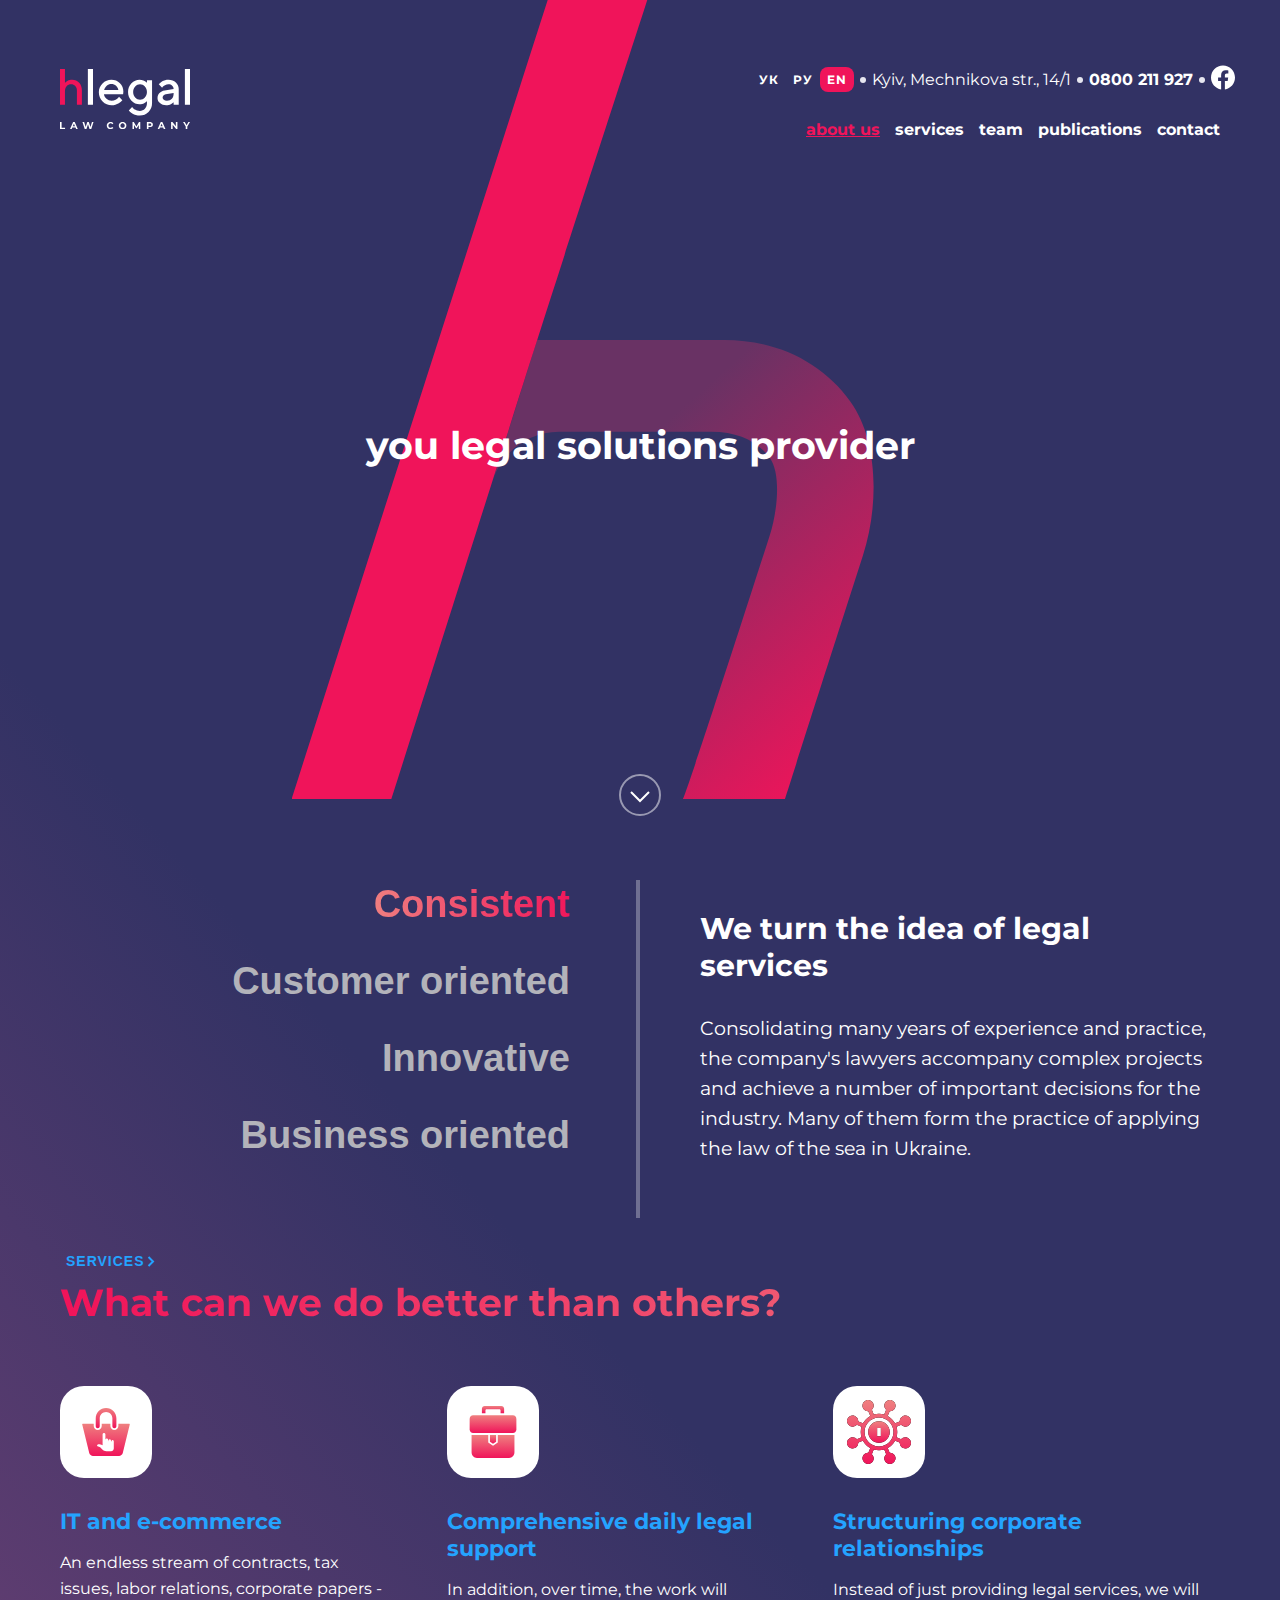
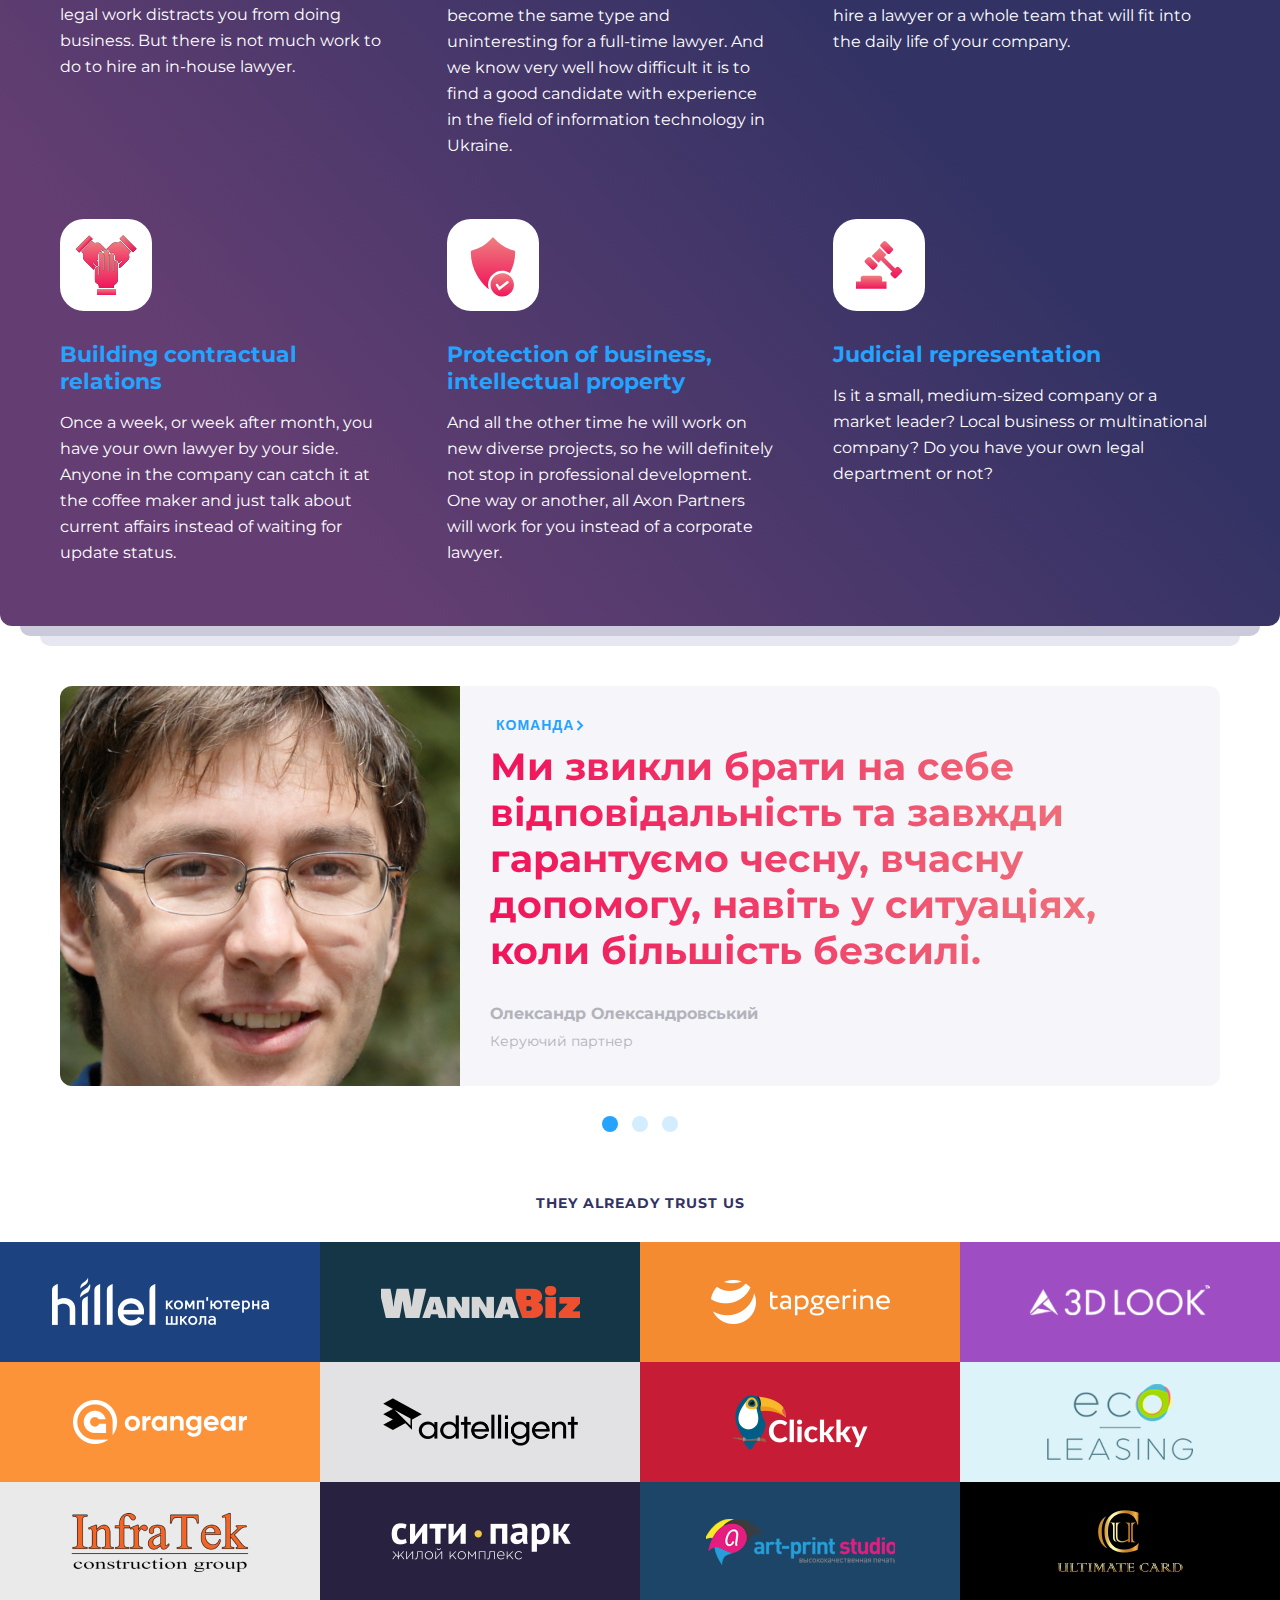
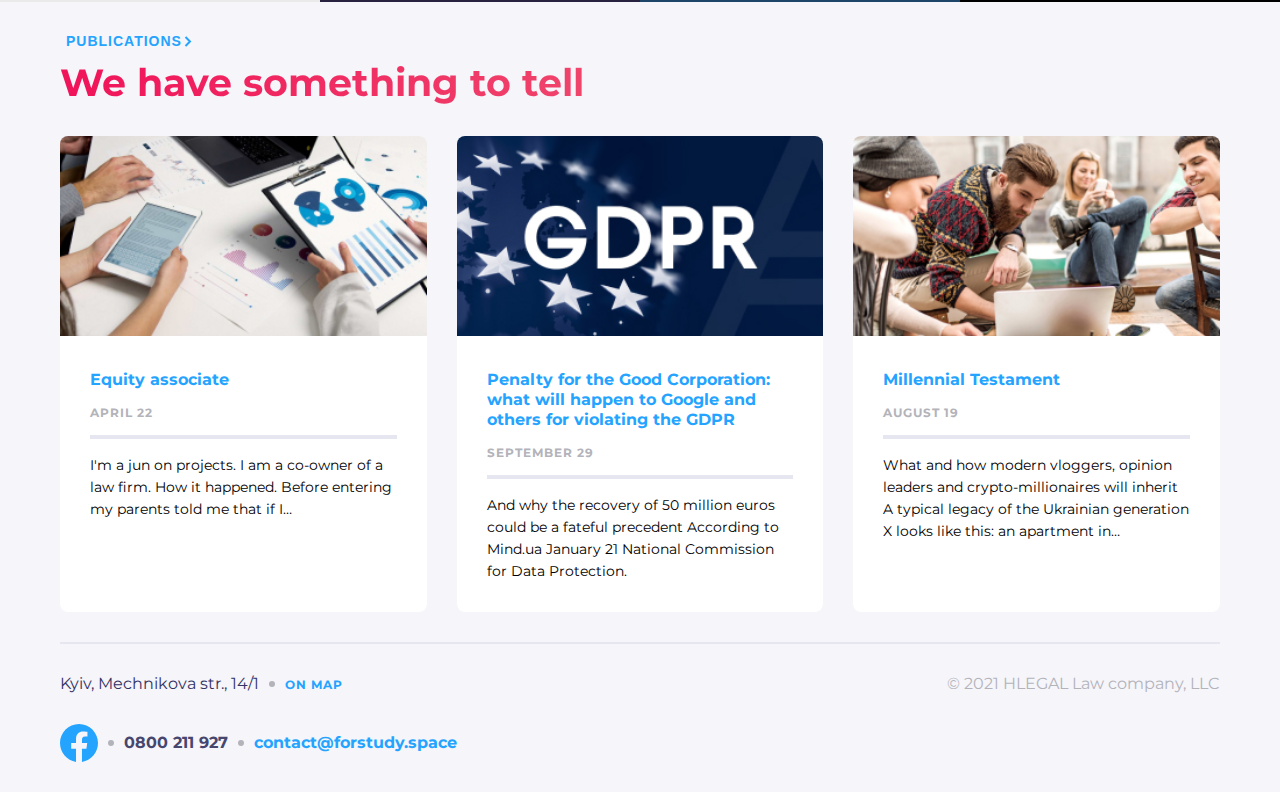
<file: app/index.html>
<!DOCTYPE html>
<html lang="en">
<head>
    <meta charset="UTF-8">
    <meta http-equiv="X-UA-Compatible" content="IE=edge">
    <meta name="viewport" content="width=device-width, initial-scale=1.0">
    <link rel="preload" href="fonts/montserrat-v25-latin_cyrillic-regular.woff2" as="font" type="font/woff2" crossorigin="anonymous">
    <link rel="preload" href="fonts/montserrat-v25-latin_cyrillic-700.woff2" as="font" type="font/woff2" crossorigin="anonymous">
    <link rel="stylesheet" href="css/style.css">
    <title>HLEGAL</title>
</head>
<body class="body">
    <div class="bg-wrap">
        <div class="container">
            <div class="header">
                <div class="header__header-top">
                    <ul class="header__lang">
                        <li><a href="#" class="header__lang-link">ук</a></li>
                        <li><a href="#" class="header__lang-link">ру</a></li>
                        <li><a href="#" class="header__lang-link header__lang-link-active">en</a></li>
                    </ul>
                    <div class="header__adress">Kyiv, Mechnikova str., 14/1</div>
                    <a href="tel:0800211927" class="header__phone-link">0800 211 927</a>
                    <div class="header__fb">
                        <a href="#" class="header__fb-link" aria-label="facebook link" >
                            <svg width="24" height="25" viewBox="0 0 24 25" fill="none" xmlns="http://www.w3.org/2000/svg">
                                <path class="header__fb-link-path" d="M24 12.5733C24 5.90541 18.6274 0.5 12 0.5C5.37258 0.5 0 5.90541 0 12.5733C0 18.5995 4.38823 23.5943 10.125 24.5V16.0633H7.07813V12.5733H10.125V9.91343C10.125 6.88755 11.9165 5.21615 14.6576 5.21615C15.9705 5.21615 17.3438 5.45195 17.3438 5.45195V8.42313H15.8306C14.3399 8.42313 13.875 9.35379 13.875 10.3086V12.5733H17.2031L16.6711 16.0633H13.875V24.5C19.6118 23.5943 24 18.5995 24 12.5733Z" fill="white"/>
                            </svg>
                        </a>
                    </div>
                </div>
                <div class="header__logo-box">
                    <img class="header__img" src="img/desktop-logo.svg" alt="logo" width="70" height="32">
                </div>
                <nav class="header__menu">
                    <button class="header__mobile-btn" aria-label="menu button" type="button"></button>
                    <ul class="header__menu-list">
                        <li class="header__menu-item"><a href="about.html" class="header__menu-link header__menu-link-active">about us</a></li>
                        <li class="header__menu-item"><a href="#" class="header__menu-link">services</a></li>
                        <li class="header__menu-item"><a href="#" class="header__menu-link">team</a></li>
                        <li class="header__menu-item"><a href="#" class="header__menu-link">publications</a></li>
                        <li class="header__menu-item"><a href="#" class="header__menu-link">contact</a></li>
                    </ul>
                </nav>
            </div>
            <section class="solutions">
                <h1 class="solutions__title">you legal solutions provider</h1>
                <a class="solutions__link" aria-label="down link" href="#down">
                    <svg width="42" height="42" viewBox="0 0 42 42" fill="none" xmlns="http://www.w3.org/2000/svg">
                        <g clip-path="url(#clip0_22728_12366)">
                            <circle class="solutions__btn-path" opacity="0.5" cx="21" cy="21" r="20" stroke="white" stroke-width="2"/>
                            <path class="solutions__btn-path" d="M12 18L21 27L30 18" stroke="white" stroke-width="2"/>
                        </g>
                        <defs>
                            <clipPath id="clip0_22728_12366">
                                <rect width="42" height="42" fill="white"/>
                            </clipPath>
                        </defs>
                        </svg>
                    </a>
            </section>
            <section class="preferences">
                <div class="preferences__wrap">
                    <ul class="preferences__nav">
                        <li class="preference__nav-item"><button class="preferences__btn preferences__btn-active" type="button">Consistent</button></li>
                        <li class="preference__nav-item"><button class="preferences__btn" type="button">Customer oriented</button></li>
                        <li class="preference__nav-item"><button class="preferences__btn" type="button">Innovative</button></li>
                        <li class="preference__nav-item"><button class="preferences__btn" type="button">Business oriented</button></li>
                    </ul>
                </div>
                <div class="preferences__desc">
                    <h2 class="preferences__desc-title">We turn 
                    the idea of legal services</h2>
                    <p class="preferences__desc-text">Consolidating many 
                    years of experience and practice, the company's 
                    lawyers accompany complex projects and achieve a 
                    number of important decisions for the industry. 
                    Many of them form the practice of applying 
                    the law of the sea in Ukraine.</p>
                </div>
            </section>
            <section class="services">
                <button id="down" class="section-btn">services</button>
                <h2 class="services__title">What can we do better than others?</h2>
                <div class="services__articles-wrap">
                    <article class="services__article">
                        <div class="services__article-icon-1"></div>
                        <h3 class="services__article-title">IT and e-commerce</h3>
                        <p class="services__article-text">An endless stream of
                        contracts, tax issues, labor relations, corporate 
                        papers - legal work distracts you from doing business. 
                        But there is not much work to do to hire an in-house lawyer.</p>
                    </article>
                    <article class="services__article">
                        <div class="services__article-icon-2"></div>
                        <h3 class="services__article-title">Comprehensive daily
                        legal support</h3>
                        <p class="services__article-text">In addition, over time, 
                        the work will become the same type and uninteresting 
                        for a full-time lawyer. And we know very well how 
                        difficult it is to find a good candidate with experience 
                        in the field of information technology in Ukraine.</p>
                    </article>
                    <article class="services__article">
                        <div class="services__article-icon-3"></div>
                        <h3 class="services__article-title">Structuring corporate relationships</h3>
                        <p class="services__article-text">Instead of just providing 
                        legal services, we will hire a lawyer or a whole team that
                        will fit into the daily life of your company.</p>
                    </article>
                    <article class="services__article">
                        <div class="services__article-icon-4"></div>
                        <h3 class="services__article-title">Building contractual relations</h3>
                        <p class="services__article-text">Once a week, or week after month, 
                        you have your own lawyer by your side. Anyone in the company can 
                        catch it at the coffee maker and just talk about current affairs 
                        instead of waiting for update status.</p>
                    </article>
                    <article class="services__article">
                        <div class="services__article-icon-5"></div>
                        <h3 class="services__article-title">Protection of business, 
                        intellectual property</h3>
                        <p class="services__article-text">And all the other time he
                        will work on new diverse projects, so he will definitely not 
                        stop in professional development. One way or another, 
                        all Axon Partners will work for you instead of a corporate lawyer.</p>
                    </article>
                    <article class="services__article">
                        <div class="services__article-icon-6"></div>
                        <h3 class="services__article-title">Judicial representation</h3>
                        <p class="services__article-text">Is it a small, medium-sized 
                        company or a market leader? Local business or multinational 
                        company? Do you have your own legal department or not?</p>
                    </article>
                </div>
            </section>
        </div>
    </div>
    <main>
        <section class="team">
            <div class="container">
                <h2 class="visually-hidden">team</h2>
                <div class="team__wrap">
                    <img class="team__photo" src="img/team-photo.jpg" alt="photo" >
                    <div class="team__desc">
                        <button class="section-btn">команда</button>
                        <p class="team__text">Ми звикли брати на себе 
                        відповідальність та завжди гарантуємо чесну, 
                        вчасну допомогу, навіть у ситуаціях, коли більшість 
                        безсилі.</p>
                        <div class="team__name">Олександр Олександровський</div>
                        <div class="team__position">Керуючий партнер</div>
                    </div>
                </div>
                <ul class="team__buttons-list">
                    <li class="team__button-item">
                        <button class="team__button team__button-active" type="button"></button>
                    </li>
                    <li class="team__button-item">
                        <button class="team__button" type="button"></button>
                    </li>
                    <li class="team__button-item">
                        <button class="team__button" type="button"></button>
                    </li>
                </ul>
            </div>
        </section>
        <section class="trust">
            <h2 class="trust__title">they already trust us</h2>
            <div class="trust__wrap">
                <div class="trust__hillel"></div>
                <div class="trust__wanna-biz"></div>
                <div class="trust__tapgerine"></div>
                <div class="trust__look"></div>
                <div class="trust__orangear"></div>
                <div class="trust__adtelligent"></div>
                <div class="trust__clikky"></div>
                <div class="trust__eco-leasing"></div>
                <div class="trust__infra-tek"></div>
                <div class="trust__city-park"></div>
                <div class="trust__art-print"></div>
                <div class="trust__ultimate-card"></div>
            </div>
        </section>
        <section class="publications">
            <div class="container">
                <div class="publications__line">
                    <button class="section-btn">publications</button>
                    <h2 class="publications__title">We have something to tell</h2>
                    <div class="publications__parent">
                        <div class="publications__wrap publications__wrap-top">
                            <article class="publications__article">
                                <img class="publications__img" src="img/publication-img-2.jpg" alt="image">
                                <div class="publications__article-desc">
                                    <h3 class="publications__article-title">Equity associate</h3>
                                    <div class="publications__date">April 22</div>
                                    <div class="publications__text">I'm a jun on projects. 
                                    I am a co-owner of a law firm. How it happened. 
                                    Before entering my parents told me that if I…</div>
                                </div>
                            </article>
                        </div>
                        <div class="publications__wrap publications__wrap-top">
                            <article class="publications__article">
                                <img class="publications__img" src="img/publications-img-1.jpg" alt="image">
                                <div class="publications__article-desc">
                                    <h3 class="publications__article-title">Penalty for the
                                    Good Corporation: what will happen to Google and others for 
                                    violating the GDPR</h3>
                                    <div class="publications__date">September 29</div>
                                    <div class="publications__text">And why the 
                                    recovery of 50 million euros could be a fateful 
                                    precedent According to Mind.ua January 21 
                                    National Commission for Data Protection.</div>
                                </div>
                            </article>
                        </div>
                        <div class="publications__wrap">
                            <article class="publications__article">
                                <img class="publications__img" src="img/publications-img-3.jpg" alt="image">
                                <div class="publications__article-desc">
                                    <h3 class="publications__article-title">Millennial Testament</h3>
                                    <div class="publications__date">August 19</div>
                                    <div class="publications__text">What and how modern vloggers,
                                    opinion leaders and crypto-millionaires will inherit A 
                                    typical legacy of the Ukrainian generation X looks like 
                                    this: an apartment in…</div>
                                </div>
                            </article>
                        </div>
                    </div>
                </div>
            </div>
        </section>
   </main>
   <footer class="footer">
        <div class="container footer__wrap">
            <div class="footer__adress-map-wrap">
                <div class="footer__adress">Kyiv, Mechnikova str., 14/1</div>
                <a href="#" class="footer__map-link">on map</a>
            </div>
            <div class="footer__fb-phone-mail-wrap">
                <a href="#" class="footer__fb-link" aria-label="facebook link">
                    <svg width="38" height="38" viewBox="0 0 38 38" fill="none" xmlns="http://www.w3.org/2000/svg">
                        <g clip-path="url(#clip0_22721_8205)">
                            <path class="footer__fb-link-path" d="M38 19.1161C38 8.55857 29.4934 0 19 0C8.50658 0 0 8.55857 0 19.1161C0 28.6575 6.94803 36.5659 16.0312 38V24.6419H11.207V19.1161H16.0312V14.9046C16.0312 10.1136 18.8678 7.46723 23.2078 7.46723C25.2866 7.46723 27.4609 7.84059 27.4609 7.84059V12.545H25.0651C22.7048 12.545 21.9688 14.0185 21.9688 15.5302V19.1161H27.2383L26.3959 24.6419H21.9688V38C31.052 36.5659 38 28.6575 38 19.1161Z" fill="#24A3FF"/>
                        </g>
                        <defs>
                            <clipPath id="clip0_22721_8205">
                            <rect width="38" height="38" fill="white"/>
                            </clipPath>
                        </defs>
                    </svg>
                </a>
                <a class="footer__phone" href="tel:0800211927">0800 211 927</a>
                <a href="mailto:contact@forstudy.space" class="footer__mail">contact@forstudy.space</a>
            </div>
            <div class="footer__text">© 2021 HLEGAL Law company, LLC</div>
        </div>
    </footer>
    <script src="js/sript.js"></script>
</body>
</html>
</file>
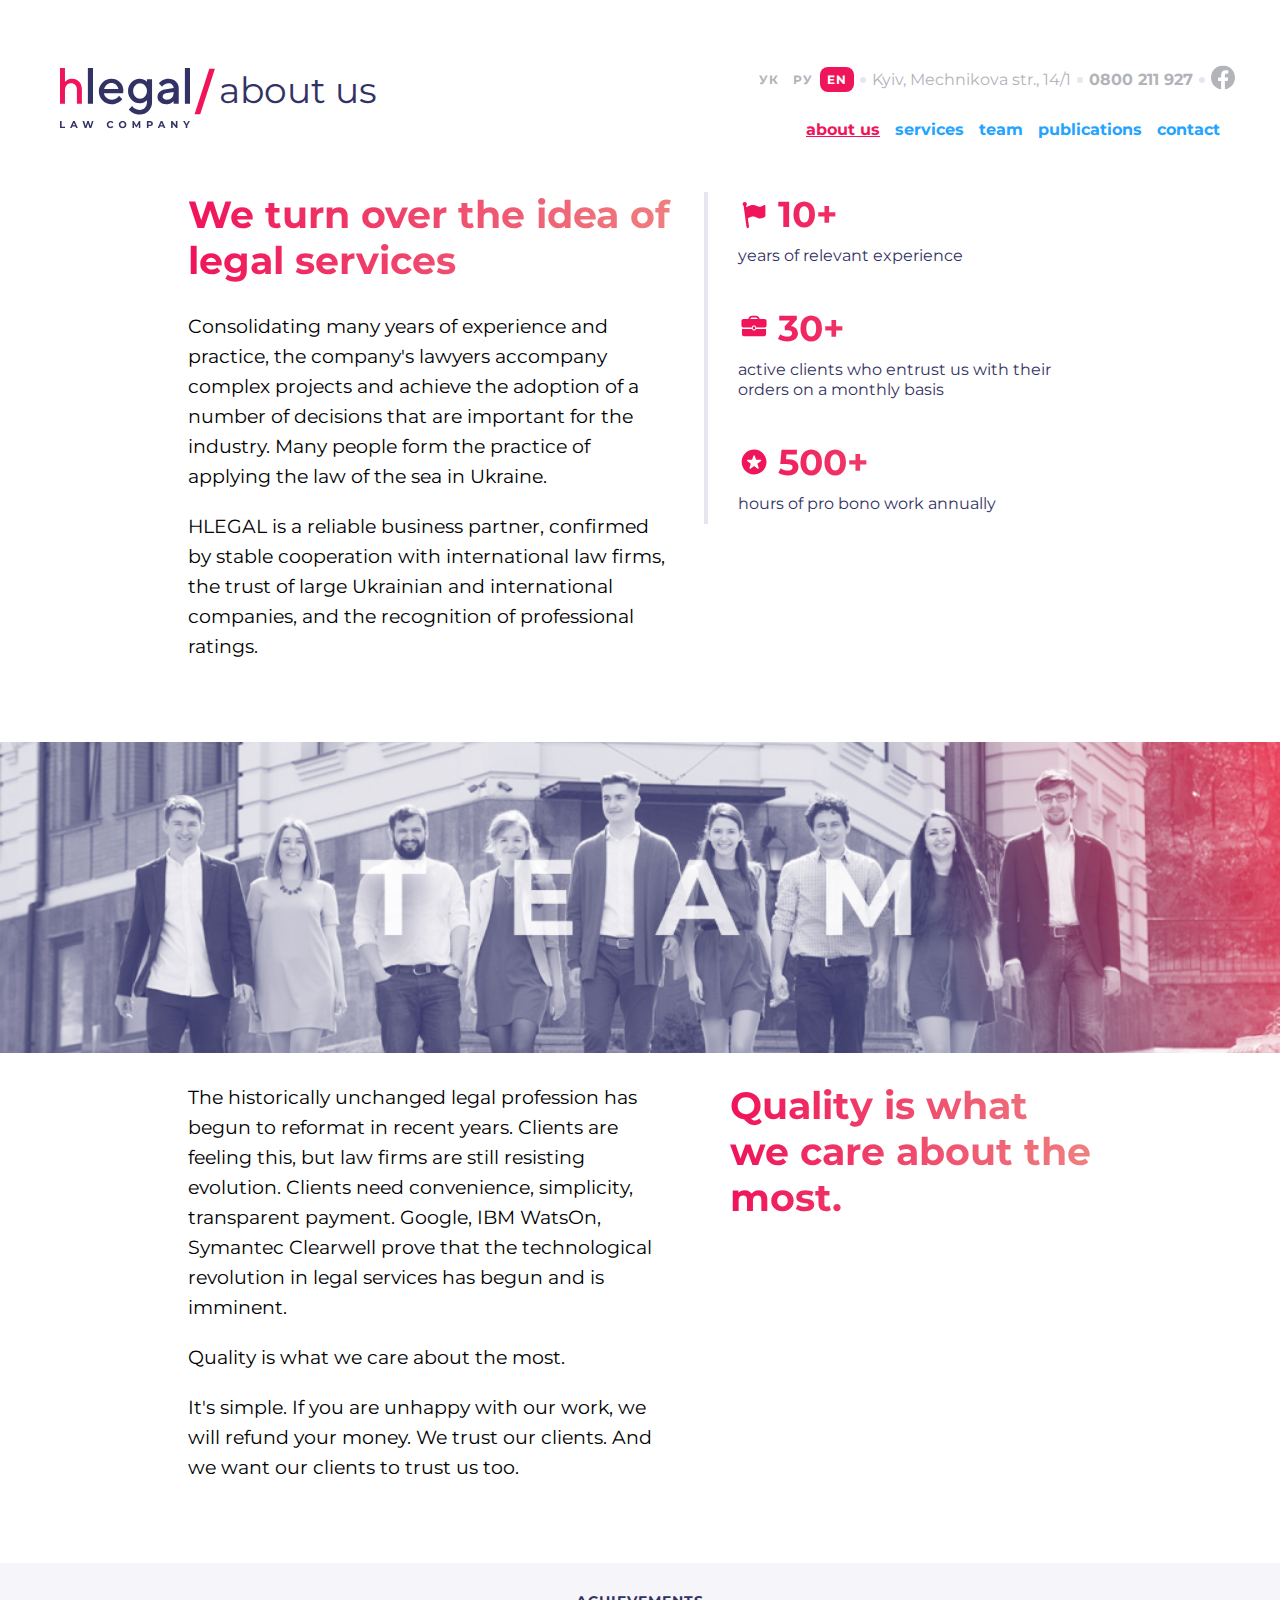
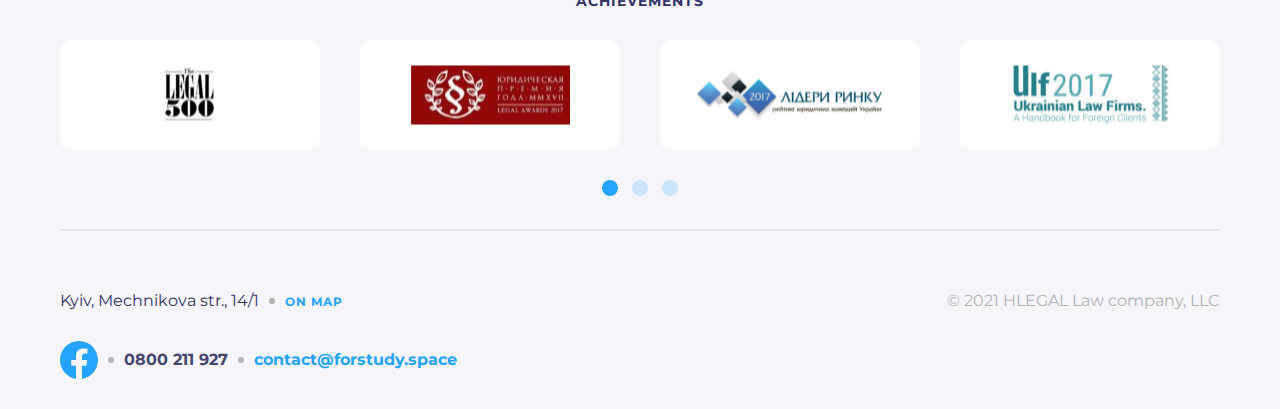
<file: app/about.html>
<!DOCTYPE html>
<html lang="en">
<head>
    <meta charset="UTF-8">
    <meta http-equiv="X-UA-Compatible" content="IE=edge">
    <meta name="viewport" content="width=device-width, initial-scale=1.0">
    <link rel="preload" href="fonts/montserrat-v25-latin_cyrillic-regular.woff2" as="font" type="font/woff2" crossorigin="anonymous">
    <link rel="preload" href="fonts/montserrat-v25-latin_cyrillic-700.woff2" as="font" type="font/woff2" crossorigin="anonymous">
    <link rel="stylesheet" href="css/style.css">
    <title>About us</title>
</head>
<body class="body">
    <div class="container">
        <header class="header">
            <div class="header__header-top header__header-top--color">
                <ul class="header__lang">
                    <li><a href="#" class="header__lang-link header__lang-link--color">ук</a></li>
                    <li><a href="#" class="header__lang-link header__lang-link--color">ру</a></li>
                    <li><a href="#" class="header__lang-link header__lang-link-active header__lang-link--color">en</a></li>
                </ul>
                <div class="header__adress header__adress--color">Kyiv, Mechnikova str., 14/1</div>
                <a href="tel:0800211927" class="header__phone-link header__phone-link--color">0800 211 927</a>
                <div class="header__fb">
                    <a href="#" class="header__fb-link" aria-label="facebook link">
                        <svg width="24" height="25" viewBox="0 0 24 25" fill="none" xmlns="http://www.w3.org/2000/svg">
                            <g clip-path="url(#clip0_22721_6715)">
                                <path class="header__fb-link-path" d="M24 12.5733C24 5.90541 18.6274 0.5 12 0.5C5.37258 0.5 0 5.90541 0 12.5733C0 18.5995 4.38823 23.5943 10.125 24.5V16.0633H7.07813V12.5733H10.125V9.91343C10.125 6.88755 11.9165 5.21615 14.6576 5.21615C15.9705 5.21615 17.3438 5.45195 17.3438 5.45195V8.42313H15.8306C14.3399 8.42313 13.875 9.35379 13.875 10.3086V12.5733H17.2031L16.6711 16.0633H13.875V24.5C19.6118 23.5943 24 18.5995 24 12.5733Z" fill="#B3B3BA"/>
                            </g>
                            <defs>
                                <clipPath id="clip0_22721_6715">
                                    <rect width="24" height="24" fill="white" transform="translate(0 0.5)"/>
                                </clipPath>
                            </defs>
                        </svg>
                    </a>
                </div>
            </div>
            <div class="header__logo-box">
                <img class="header__img" src="img/logo-header.svg" alt="logo" width="70" height="32">
                <p class="header__logo-bread">about us</p>
            </div>
            <nav class="header__menu">
                <button class="header__mobile-btn header__mobile-btn-active header__mobile-btn--color" aria-label="menu button" type="button"></button>
                <ul class="header__menu-list">
                    <li class="header__menu-item"><a href="about.html" class="header__menu-link header__menu-link-active">about us</a></li>
                    <li class="header__menu-item"><a href="#" class="header__menu-link header__menu-link--color">services</a></li>
                    <li class="header__menu-item"><a href="#" class="header__menu-link header__menu-link--color">team</a></li>
                    <li class="header__menu-item"><a href="#" class="header__menu-link header__menu-link--color">publications</a></li>
                    <li class="header__menu-item"><a href="#" class="header__menu-link header__menu-link--color">contact</a></li>
                </ul>
            </nav>
        </header>
    </div>
    <main>
        <div class="container">
            <section class="experience">
                <div class="experience__desc">
                    <h2 class="experience__desc-title">We turn over the 
                    idea of legal services</h2>
                    <p class="experience__desc-text">Consolidating many 
                    years of experience and practice, the company's 
                    lawyers accompany complex projects and achieve 
                    the adoption of a number of decisions that are 
                    important for the industry. Many people form the 
                    practice of applying the law of the sea in Ukraine.</p>
                    <p class="experience__desc-text">HLEGAL is a reliable 
                    business partner, confirmed by stable cooperation
                    with international law firms, the trust of large 
                    Ukrainian and international companies, and the 
                    recognition of professional ratings.</p>
                </div>
                <div class="experience__achieve">
                    <div class="experience__achieve-item">
                        <div class="experience__achieve-ammount experience__achieve-ammount-1">10+</div>
                        <div class="experience__achieve-text">years of relevant experience</div>
                    </div>
                    <div class="experience__achieve-item">
                        <div class="experience__achieve-ammount experience__achieve-ammount-2">30+</div>
                        <div class="experience__achieve-text">active clients who entrust us 
                        with their orders on a monthly basis</div>
                    </div>
                    <div class="experience__achieve-item">
                        <div class="experience__achieve-ammount experience__achieve-ammount-3">500+</div>
                        <div class="experience__achieve-text">hours of pro bono work annually</div>
                    </div>
                </div>
            </section>
        </div>
        <section class="team-photo">
            <h2 class="visually-hidden">team photo</h2>
        </section>
        <div class="container">
            <section class="quality">
                <div class="quality__desc">
                    <p class="quality__text">The historically
                    unchanged legal profession has begun to 
                    reformat in recent years. Clients are 
                    feeling this, but law firms are still 
                    resisting evolution. Clients need convenience, 
                    simplicity, transparent payment. Google, 
                    IBM WatsOn, Symantec Clearwell prove that the 
                    technological revolution in legal services has 
                    begun and is imminent.</p>
                    <p class="quality__text">Quality is what we care about the most.</p>
                    <p class="quality__text">It's simple. If you are unhappy 
                    with our work, we will refund your money. We trust 
                    our clients. And we want our clients to trust us too.</p>
                </div>
                <h2 class="quality__title">Quality is what we care 
                about the most.</h2>
            </section>
        </div>
        <section class="achievments">
            <div class="container">
                <h2 class="achievments__title">achievements</h2>
                <div class="achievments__parent">
                    <div class="achievments__wrap">
                        <div class="achievments__item-1"></div>
                    </div>
                    <div class="achievments__wrap">
                        <div class="achievments__item-2"></div>
                    </div>
                    <div class="achievments__wrap">
                        <div class="achievments__item-3"></div>
                    </div>
                    <div class="achievments__wrap">
                        <div class="achievments__item-4"></div>
                    </div>
                </div>
                <ul class="achievments__buttons-list">
                    <li class="achievments__button-item">
                        <button class="achievments__button achievments__button-active" type="button"></button>
                    </li>
                    <li class="achievments__button-item">
                        <button class="achievments__button" type="button"></button>
                    </li>
                    <li class="achievments__button-item">
                        <button class="achievments__button" type="button"></button>
                    </li>
                    <li class="achievments__button-item">
                        <button class="achievments__button achievments__button-hidden" type="button"></button>
                    </li>
                    <li class="achievments__button-item">
                        <button class="achievments__button achievments__button-hidden" type="button"></button>
                    </li>
                    <li class="achievments__button-item">
                        <button class="achievments__button achievments__button-hidden" type="button"></button>
                    </li>
                </ul>
            </div>
        </section>
    </main>
    <footer class="footer">
        <div class="container footer__wrap">
            <div class="footer__adress-map-wrap">
                <div class="footer__adress">Kyiv, Mechnikova str., 14/1</div>
                <a href="#" class="footer__map-link">on map</a>
            </div>
            <div class="footer__fb-phone-mail-wrap">
                <a href="#" class="footer__fb-link" aria-label="facebook link" >
                    <svg width="38" height="38" viewBox="0 0 38 38" fill="none" xmlns="http://www.w3.org/2000/svg">
                        <g clip-path="url(#clip0_22721_8205)">
                            <path class="footer__fb-link-path" d="M38 19.1161C38 8.55857 29.4934 0 19 0C8.50658 0 0 8.55857 0 19.1161C0 28.6575 6.94803 36.5659 16.0312 38V24.6419H11.207V19.1161H16.0312V14.9046C16.0312 10.1136 18.8678 7.46723 23.2078 7.46723C25.2866 7.46723 27.4609 7.84059 27.4609 7.84059V12.545H25.0651C22.7048 12.545 21.9688 14.0185 21.9688 15.5302V19.1161H27.2383L26.3959 24.6419H21.9688V38C31.052 36.5659 38 28.6575 38 19.1161Z" fill="#24A3FF"/>
                        </g>
                        <defs>
                            <clipPath id="clip0_22721_8205">
                            <rect width="38" height="38" fill="white"/>
                            </clipPath>
                        </defs>
                    </svg>
                </a>
                <a class="footer__phone" href="tel:0800211927">0800 211 927</a>
                <a href="mailto:contact@forstudy.space" class="footer__mail">contact@forstudy.space</a>
            </div>
            <div class="footer__text">© 2021 HLEGAL Law company, LLC</div>
        </div>
    </footer>
    <script src="js/sript.js"></script>
</body>
</html>
</file>
<file: app/css/style.css>
/* montserrat-regular - latin_cyrillic */
@font-face {
  font-family: 'Montserrat';
  font-style: normal;
  font-weight: 400;
  src: url("../fonts/montserrat-v25-latin_cyrillic-regular.woff2") format("woff2"), url("../fonts/montserrat-v25-latin_cyrillic-regular.woff") format("woff");
}

@font-face {
  font-family: 'Montserrat';
  font-style: normal;
  font-weight: 700;
  src: url("../fonts/montserrat-v25-latin_cyrillic-700.woff2") format("woff2"), url("../fonts/montserrat-v25-latin_cyrillic-700.woff") format("woff");
}

* {
  margin: 0px;
  -webkit-box-sizing: border-box;
          box-sizing: border-box;
}

.body {
  min-width: 375px;
  font-family: "Montserrat", "Arial", sans-serif;
  font-weight: 400;
  font-style: normal;
}

.stop-scroll {
  overflow: hidden;
  width: 100%;
}

.container {
  max-width: 1350px;
  min-width: 375px;
  margin: 0 auto;
  padding: 0 30px;
}

.visually-hidden {
  position: absolute;
  width: 1px;
  height: 1px;
  margin: -1px;
  border: 0;
  padding: 0;
  clip: rect(0 0 0 0);
  overflow: hidden;
}

.image-responsive {
  width: 100%;
  height: auto;
}

@media (min-width: 768px) {
  .container {
    max-width: 1440px;
    padding: 0 60px;
  }
}

.bg-wrap {
  background: url(../img/background-img.svg) no-repeat center top, linear-gradient(228.57deg, #323264 11.93%, #323264 57.17%, #643E72 87.46%);
  background-size: 523px 600px, auto;
  border-radius: 0px 0px 12px 12px;
  position: relative;
}

.bg-wrap::after {
  content: "";
  background-color: #CACADB;
  height: 10px;
  position: absolute;
  bottom: -10px;
  left: 20px;
  right: 20px;
  border-radius: 0px 0px 12px 12px;
}

.bg-wrap::before {
  content: "";
  background-color: #E7E7F2;
  height: 10px;
  position: absolute;
  bottom: -20px;
  left: 40px;
  right: 40px;
  border-radius: 0px 0px 12px 12px;
}

@media (min-width: 768px) {
  .bg-wrap {
    background-size: 893px 1024px, auto;
  }
}

@media (min-width: 992px) {
  .bg-wrap {
    background-size: 697px 799px, auto;
  }
}

.header {
  display: grid;
  grid-template-columns: 1fr -webkit-min-content;
  grid-template-columns: 1fr min-content;
  grid-template-rows: -webkit-min-content -webkit-min-content;
  grid-template-rows: min-content min-content;
  position: relative;
}

.header__header-top {
  display: -webkit-box;
  display: -ms-flexbox;
  display: flex;
  -webkit-box-pack: justify;
      -ms-flex-pack: justify;
          justify-content: space-between;
  -webkit-box-align: center;
      -ms-flex-align: center;
          align-items: center;
  grid-column: span 2;
  padding-top: 10px;
  background-color: rgba(245, 245, 250, 0.2);
  margin: 0 -30px;
  padding: 15px;
}

.header__header-top--color {
  background-color: #F5F5FA;
}

.header__lang {
  display: -webkit-box;
  display: -ms-flexbox;
  display: flex;
  padding: 0;
  list-style: none;
}

.header__lang-link {
  font-weight: 700;
  font-size: 12px;
  line-height: 15px;
  letter-spacing: 1px;
  color: #FFFFFF;
  text-decoration: none;
  text-transform: uppercase;
  padding: 5px 7px;
  border-radius: 8px;
  display: -webkit-box;
  display: -ms-flexbox;
  display: flex;
  -webkit-transition-duration: 300ms;
          transition-duration: 300ms;
}

.header__lang-link:hover {
  background-color: rgba(255, 255, 255, 0.5);
}

.header__lang-link--color {
  color: #B3B3BA;
  -webkit-transition-duration: 300ms;
          transition-duration: 300ms;
}

.header__lang-link--color:hover {
  background-color: #F5F5FA;
}

.header__lang-link-active {
  background-color: #F0145A;
  color: #FFFFFF;
}

.header__adress {
  display: -webkit-box;
  display: -ms-flexbox;
  display: flex;
  -webkit-box-align: center;
      -ms-flex-align: center;
          align-items: center;
  font-size: 16px;
  line-height: 20px;
  color: #FFFFFF;
}

.header__adress--color {
  color: #B3B3BA;
}

.header__adress::before {
  content: "";
  width: 6px;
  height: 6px;
  border-radius: 50%;
  background-color: #E6E6F0;
  margin-right: 6px;
  margin-left: 6px;
}

.header__adress::after {
  content: "";
  width: 6px;
  height: 6px;
  border-radius: 50%;
  background-color: #E6E6F0;
  margin-right: 6px;
  margin-left: 6px;
}

.header__phone-link {
  font-weight: 700;
  font-size: 16px;
  line-height: 20px;
  color: #FFFFFF;
  text-decoration: none;
  display: -webkit-inline-box;
  display: -ms-inline-flexbox;
  display: inline-flex;
  -webkit-transition-duration: 300ms;
          transition-duration: 300ms;
}

.header__phone-link:hover {
  opacity: 0.5;
}

.header__phone-link--color {
  color: #B3B3BA;
}

.header__fb {
  display: -webkit-box;
  display: -ms-flexbox;
  display: flex;
  -webkit-box-align: center;
      -ms-flex-align: center;
          align-items: center;
}

.header__fb::before {
  content: "";
  width: 6px;
  height: 6px;
  border-radius: 50%;
  background-color: #E6E6F0;
  margin-right: 6px;
  margin-left: 6px;
}

.header__fb-link-path {
  -webkit-transition-duration: 300ms;
          transition-duration: 300ms;
}

.header__fb-link:hover .header__fb-link-path {
  fill: #F0145A;
}

.header__adress, .header__fb {
  display: none;
}

.header__menu-list {
  position: absolute;
  left: -30px;
  top: auto;
  width: 375px;
  background-color: #ffffff;
  list-style: none;
  padding: 12px 12px 0;
  -webkit-transform: translateX(-106%);
          transform: translateX(-106%);
  -webkit-transition: -webkit-transform 0.3s ease-in-out;
  transition: -webkit-transform 0.3s ease-in-out;
  transition: transform 0.3s ease-in-out;
  transition: transform 0.3s ease-in-out, -webkit-transform 0.3s ease-in-out;
}

.header__menu-list-show {
  -webkit-transform: translateX(0);
          transform: translateX(0);
}

.header__menu-item {
  margin-bottom: 15px;
}

.header__menu-link {
  color: #24A3FF;
  font-weight: 700;
  font-size: 24px;
  line-height: 29px;
  text-align: center;
  text-decoration: none;
  background-color: #F5F5FA;
  border-radius: 12px;
  display: block;
  padding: 7px 0;
  -webkit-transition-duration: 300ms;
          transition-duration: 300ms;
}

.header__menu-link--color {
  color: #24A3FF;
}

.header__menu-link:active {
  background-color: #E6E6F0;
}

.header__menu-link-active {
  color: #F0145A;
}

.header__logo-box {
  margin-top: 15px;
  display: -webkit-box;
  display: -ms-flexbox;
  display: flex;
}

.header__logo-bread {
  font-size: 20px;
  line-height: 24px;
  color: #323264;
  display: -webkit-inline-box;
  display: -ms-inline-flexbox;
  display: inline-flex;
}

.header__logo-bread::before {
  content: "";
  background-image: url("../img/slash.svg");
  width: 12px;
  height: 26px;
  margin-right: 4px;
  margin-left: 4px;
}

.header__mobile-btn {
  cursor: pointer;
  background-image: url("../img/hamburger.svg");
  width: 32px;
  height: 32px;
  background-color: transparent;
  border: none;
  margin-top: 15px;
}

.header__mobile-btn:active {
  background-color: #E6E6F0;
  border-radius: 8px;
}

.header__mobile-btn--color {
  background-image: url("../img/hamburger-header.svg");
}

.header__close-btn {
  cursor: pointer;
  background-image: url("../img/btn-close.svg");
  width: 32px;
  height: 32px;
  background-color: transparent;
  border: none;
}

@media (min-width: 768px) {
  .header {
    grid-template-columns: 1fr;
    grid-template-rows: repeat(3, -webkit-min-content);
    grid-template-rows: repeat(3, min-content);
    padding-top: 50px;
  }
  .header__header-top {
    grid-column: 1;
    -webkit-box-pack: start;
        -ms-flex-pack: start;
            justify-content: flex-start;
    background-color: transparent;
    padding-bottom: 46px;
  }
  .header__logo-box {
    padding-bottom: 30px;
  }
  .header__logo-bread {
    font-size: 36px;
    line-height: 44px;
    color: #323264;
  }
  .header__logo-bread::before {
    content: "";
    width: 21px;
    height: 47px;
    background-size: 21px 47px;
  }
  .header__img {
    width: 130px;
    height: auto;
  }
  .header__adress, .header__fb {
    display: -webkit-box;
    display: -ms-flexbox;
    display: flex;
  }
  .header .header__mobile-btn,
  .header .header__close-btn {
    display: none;
  }
  .header__menu-list {
    background-color: transparent;
    display: -webkit-box;
    display: -ms-flexbox;
    display: flex;
    padding: 0;
    list-style: none;
    position: static;
    width: auto;
    -webkit-transform: none;
            transform: none;
  }
  .header__menu-link {
    color: #ffffff;
    background-color: transparent;
    font-size: 16px;
    line-height: 20px;
    margin-left: 0;
    margin-right: 15px;
    -webkit-transition-duration: 300ms;
            transition-duration: 300ms;
  }
  .header__menu-link--color {
    color: #24A3FF;
  }
  .header__menu-link:hover {
    text-decoration: underline;
  }
  .header__menu-link-active {
    color: #F0145A;
    text-decoration: underline;
  }
}

@media (min-width: 992px) {
  .header {
    grid-template-columns: 1fr 500px;
    grid-template-rows: repeat(2, -webkit-min-content);
    grid-template-rows: repeat(2, min-content);
  }
  .header__header-top {
    grid-column: 2 / 3;
    -webkit-box-pack: end;
        -ms-flex-pack: end;
            justify-content: flex-end;
    padding-bottom: 19px;
  }
  .header__logo-box {
    grid-row: 1 / -1;
    align-self: center;
  }
  .header__menu {
    justify-self: end;
  }
  .header__menu-link {
    margin-left: 15px;
    margin-right: 0;
  }
}

.solutions {
  padding-top: 129px;
  padding-bottom: 30px;
  display: -webkit-box;
  display: -ms-flexbox;
  display: flex;
  -webkit-box-orient: vertical;
  -webkit-box-direction: normal;
      -ms-flex-direction: column;
          flex-direction: column;
  -webkit-box-align: center;
      -ms-flex-align: center;
          align-items: center;
}

.solutions__title {
  font-weight: 700;
  font-size: 38px;
  line-height: 46px;
  text-align: center;
  color: #FFFFFF;
  padding-bottom: 159px;
}

.solutions__link {
  background-color: transparent;
  border: none;
  cursor: pointer;
}

.solutions__btn-path {
  -webkit-transition-duration: 300ms;
          transition-duration: 300ms;
}

.solutions__link:hover .solutions__btn-path {
  stroke: #F0145A;
}

@media (min-width: 768px) {
  .solutions {
    padding-top: 269px;
  }
  .solutions__title {
    padding-bottom: 417px;
  }
}

@media (min-width: 992px) {
  .solutions {
    padding-top: 261px;
  }
  .solutions__title {
    padding-bottom: 305px;
  }
}

.preferences {
  padding-top: 30px;
  padding-bottom: 34px;
}

.preferences__wrap {
  width: 100%;
  padding-bottom: 30px;
}

.preferences__nav {
  list-style: none;
  padding: 0;
  display: -webkit-box;
  display: -ms-flexbox;
  display: flex;
  overflow: auto;
}

.preferences__nav::-webkit-scrollbar {
  width: 0;
}

.preferences__btn {
  white-space: nowrap;
  background-color: transparent;
  border: none;
  font-weight: 700;
  font-size: 30px;
  line-height: 37px;
  color: #B3B3BA;
}

.preferences__btn-active {
  background: linear-gradient(90.13deg, #EF8080 0.84%, #F0145A 99.96%);
  -webkit-background-clip: text;
  -webkit-text-fill-color: transparent;
  background-clip: text;
}

.preferences__desc {
  width: 100%;
  border-top: 4px solid rgba(255, 255, 255, 0.3);
}

.preferences__desc-title {
  padding-top: 30px;
  padding-bottom: 30px;
  font-weight: 700;
  font-size: 20px;
  line-height: 24px;
  color: #FFFFFF;
}

.preferences__desc-text {
  font-size: 19px;
  line-height: 30px;
  color: #FFFFFF;
}

@media (min-width: 768px) {
  .preferences__wrap {
    width: 768px;
  }
  .preferences__btn {
    font-size: 38px;
    line-height: 46px;
  }
  .preferences__desc-title {
    font-size: 30px;
    line-height: 37px;
  }
}

@media (min-width: 992px) {
  .preferences {
    display: -webkit-box;
    display: -ms-flexbox;
    display: flex;
  }
  .preferences__wrap {
    width: 50%;
    border-right: 4px solid rgba(255, 255, 255, 0.3);
  }
  .preferences__nav {
    padding-right: 60px;
    -webkit-box-orient: vertical;
    -webkit-box-direction: normal;
        -ms-flex-direction: column;
            flex-direction: column;
    -webkit-box-align: end;
        -ms-flex-align: end;
            align-items: end;
  }
  .preferences__btn {
    padding-bottom: 30px;
  }
  .preferences__desc {
    width: 50%;
    border-top: none;
    padding-left: 60px;
  }
  .preferences__desc-title {
    padding-top: 30px;
  }
}

.section-btn {
  font-weight: 700;
  font-size: 14px;
  line-height: 17px;
  letter-spacing: 1px;
  text-transform: uppercase;
  color: #24A3FF;
  border: none;
  background-color: transparent;
  display: -webkit-box;
  display: -ms-flexbox;
  display: flex;
  -webkit-box-align: center;
      -ms-flex-align: center;
          align-items: center;
  cursor: pointer;
  padding-bottom: 10px;
  -webkit-transition-duration: 300ms;
          transition-duration: 300ms;
}

.section-btn::after {
  content: url("../img/arrow.svg");
  width: 12px;
  height: 13px;
}

.section-btn:hover {
  opacity: 0.5;
}

.services {
  padding-bottom: 0px;
}

.services__title {
  font-weight: 700;
  font-size: 38px;
  line-height: 46px;
  background: linear-gradient(90.13deg, #F0145A 0.84%, #EF8080 99.96%);
  -webkit-background-clip: text;
  -webkit-text-fill-color: transparent;
  background-clip: text;
  padding-bottom: 30px;
}

.services__article {
  width: 100%;
  padding-bottom: 30px;
}

.services__article-icon-1 {
  background: url("../img/services-icon-1.svg") no-repeat left top;
  background-size: 92px 92px;
  width: 92px;
  height: 92px;
}

.services__article-icon-2 {
  background: url("../img/services-icon-2.svg") no-repeat left top;
  background-size: 92px 92px;
  width: 92px;
  height: 92px;
}

.services__article-icon-3 {
  background: url("../img/services-icon-3.svg") no-repeat left top;
  background-size: 92px 92px;
  width: 92px;
  height: 92px;
}

.services__article-icon-4 {
  background: url("../img/services-icon-4.svg") no-repeat left top;
  background-size: 92px 92px;
  width: 92px;
  height: 92px;
}

.services__article-icon-5 {
  background: url("../img/services-icon-5.svg") no-repeat left top;
  background-size: 92px 92px;
  width: 92px;
  height: 92px;
}

.services__article-icon-6 {
  background: url("../img/services-icon-6.svg") no-repeat left top;
  background-size: 92px 92px;
  width: 92px;
  height: 92px;
}

.services__article-title {
  font-weight: 700;
  font-size: 22px;
  line-height: 27px;
  color: #24A3FF;
  padding-top: 30px;
  padding-bottom: 15px;
}

.services__article-text {
  font-size: 16px;
  line-height: 26px;
  color: #FFFFFF;
}

@media (min-width: 768px) {
  .services__title {
    padding-bottom: 60px;
  }
  .services__articles-wrap {
    display: -webkit-box;
    display: -ms-flexbox;
    display: flex;
    -ms-flex-wrap: wrap;
        flex-wrap: wrap;
  }
  .services__article {
    width: 50%;
    height: auto;
    padding-right: 60px;
    padding-bottom: 60px;
  }
  .services__article__article:nth-child(even) {
    margin-right: 0;
  }
}

@media (min-width: 992px) {
  .services__article {
    width: 33.333%;
  }
  .services__article:nth-child(3n+3) {
    padding-right: 0;
  }
}

.team {
  padding-top: 60px;
  padding-bottom: 60px;
}

.team__wrap {
  background-color: #F5F5FA;
  border-bottom-left-radius: 12px;
  border-bottom-right-radius: 12px;
}

.team__img {
  height: 100%;
}

.team__photo {
  height: 500px;
  width: 100%;
  -o-object-fit: cover;
     object-fit: cover;
  border-radius: 12px 12px 0 0;
}

.team__desc {
  padding: 30px;
  background-color: #F5F5FA;
  border-bottom-left-radius: 12px;
  border-bottom-right-radius: 12px;
}

.team__text {
  font-weight: 700;
  font-size: 30px;
  line-height: 37px;
  background: linear-gradient(90.13deg, #F0145A 0.84%, #EF8080 99.96%);
  -webkit-background-clip: text;
  -webkit-text-fill-color: transparent;
  background-clip: text;
  padding-bottom: 30px;
}

.team__name {
  font-weight: 700;
  font-size: 16px;
  line-height: 20px;
  color: #B3B3BA;
  padding-bottom: 6px;
}

.team__position {
  font-size: 14px;
  line-height: 22px;
  color: #B3B3BA;
}

.team__buttons-list {
  padding: 0;
  list-style: none;
  display: -webkit-box;
  display: -ms-flexbox;
  display: flex;
  -webkit-box-pack: center;
      -ms-flex-pack: center;
          justify-content: center;
  padding-top: 30px;
}

.team__button {
  cursor: pointer;
  width: 16px;
  height: 16px;
  border: none;
  border-radius: 50%;
  background-color: #24A3FF;
  opacity: 0.2;
  margin-right: 7px;
  margin-left: 7px;
  -webkit-transition-duration: 300ms;
          transition-duration: 300ms;
}

.team__button:hover {
  opacity: 0.6;
}

.team__button-active {
  opacity: 1;
}

@media (min-width: 768px) {
  .team__text {
    font-size: 38px;
    line-height: 46px;
  }
}

@media (min-width: 992px) {
  .team__wrap {
    display: -webkit-box;
    display: -ms-flexbox;
    display: flex;
    border-radius: 12px;
  }
  .team__photo {
    width: 400px;
    height: auto;
    -o-object-fit: none;
       object-fit: none;
    border-radius: 12px 0 0 12px;
  }
  .team__desc {
    border-top-right-radius: 12px;
  }
}

.trust__title {
  font-weight: 700;
  font-size: 14px;
  line-height: 17px;
  letter-spacing: 1px;
  text-transform: uppercase;
  color: #323264;
  padding-bottom: 30px;
  text-align: center;
}

.trust__hillel {
  width: 100%;
  height: 120px;
  background: url("../img/hillel.png") no-repeat center center;
  background-size: 217px 48px;
  background-color: #1C4280;
}

.trust__wanna-biz {
  width: 100%;
  height: 120px;
  background: url("../img/wanna-biz.png") no-repeat center center;
  background-size: 199px 32px;
  background-color: #143646;
}

.trust__tapgerine {
  width: 100%;
  height: 120px;
  background: url("../img/tapgerine.png") no-repeat center center, -webkit-gradient(linear, left bottom, left top, from(#F48B30), to(#F48B30)), #F48B30;
  background: url("../img/tapgerine.png") no-repeat center center, linear-gradient(0deg, #F48B30, #F48B30), #F48B30;
  background-size: 179px 44px;
}

.trust__look {
  width: 100%;
  height: 120px;
  background: url("../img/look.png") no-repeat center center;
  background-size: 180px 42px;
  background-color: #9E4DC3;
}

.trust__orangear {
  width: 100%;
  height: 120px;
  background: url("../img/orangear.png") no-repeat center center;
  background-size: 174px 44px;
  background-color: #FD9339;
}

.trust__adtelligent {
  width: 100%;
  height: 120px;
  background: url("../img/adtelligent.png") no-repeat center center;
  background-size: 195px 48px;
  background-color: #E2E2E4;
}

.trust__clikky {
  width: 100%;
  height: 120px;
  background: url("../img/clikky.png") no-repeat center center;
  background-size: 138px 61px;
  background-color: #C71C36;
  display: none;
}

.trust__eco-leasing {
  width: 100%;
  height: 120px;
  background: url("../img/ecolease.png") no-repeat center center;
  background-size: 146px 76px;
  background-color: #DCF3F9;
  display: none;
}

.trust__infra-tek {
  width: 100%;
  height: 120px;
  background: url("../img/infra-tek.png") no-repeat center center;
  background-size: 182px 60x;
  background-color: #EAEAEA;
  display: none;
}

.trust__city-park {
  width: 100%;
  height: 120px;
  background: url("../img/city-park.png") no-repeat center center;
  background-size: 181px 38px;
  background-color: #282240;
  display: none;
}

.trust__art-print {
  width: 100%;
  height: 120px;
  background: url("../img/art-print.png") no-repeat center center;
  background-size: 189px 46px;
  background-color: #1D4568;
  display: none;
}

.trust__ultimate-card {
  width: 100%;
  height: 120px;
  background: url("../img/ultimade-card.png") no-repeat center center;
  background-size: 152px 95px;
  background-color: #000000;
  display: none;
}

@media (min-width: 768px) {
  .trust__wrap {
    display: -webkit-box;
    display: -ms-flexbox;
    display: flex;
    -ms-flex-wrap: wrap;
        flex-wrap: wrap;
  }
  .trust__hillel,
  .trust__wanna-biz,
  .trust__tapgerine,
  .trust__look,
  .trust__orangear,
  .trust__adtelligent {
    width: 33.333%;
  }
  .trust__clikky,
  .trust__eco-leasing,
  .trust__infra-tek,
  .trust__city-park,
  .trust__art-print,
  .trust__ultimate-card {
    width: 33.333%;
    display: block;
  }
}

@media (min-width: 992px) {
  .trust__hillel,
  .trust__wanna-biz,
  .trust__tapgerine,
  .trust__look,
  .trust__orangear,
  .trust__adtelligent,
  .trust__clikky,
  .trust__eco-leasing,
  .trust__infra-tek,
  .trust__city-park,
  .trust__art-print,
  .trust__ultimate-card {
    width: 25%;
  }
}

.publications {
  padding-top: 30px;
  background-color: #F5F5FA;
}

.publications__line {
  border-bottom: 2px solid #E6E6F0;
}

.publications__title {
  font-weight: 700;
  font-size: 30px;
  line-height: 37px;
  background: linear-gradient(90.13deg, #F0145A 0.84%, #EF8080 99.96%);
  -webkit-background-clip: text;
  -webkit-text-fill-color: transparent;
  background-clip: text;
  padding-bottom: 30px;
}

.publications__parent {
  display: -webkit-box;
  display: -ms-flexbox;
  display: flex;
  -ms-flex-wrap: wrap;
      flex-wrap: wrap;
  margin: 0 -15px;
}

.publications__wrap {
  width: 100%;
  padding: 0 15px;
  border-radius: 8px;
  padding-bottom: 30px;
}

.publications__article {
  height: 100%;
  border-radius: 8px;
  background-color: #ffffff;
}

.publications__img {
  height: 200px;
  width: 100%;
  -o-object-fit: cover;
     object-fit: cover;
  border-top-left-radius: 8px;
  border-top-right-radius: 8px;
}

.publications__article-desc {
  padding: 30px;
}

.publications__article-title {
  font-weight: 700;
  font-size: 16px;
  line-height: 20px;
  color: #24A3FF;
  padding-bottom: 15px;
}

.publications__date {
  font-weight: 700;
  font-size: 12px;
  line-height: 15px;
  letter-spacing: 1px;
  text-transform: uppercase;
  color: #B3B3BA;
  padding-bottom: 15px;
  border-bottom: 4px solid #E6E6F0;
}

.publications__text {
  font-size: 14px;
  line-height: 22px;
  padding-top: 15px;
}

@media (min-width: 768px) {
  .publications__wrap-top {
    width: 50%;
  }
  .publications__title {
    font-size: 38px;
    line-height: 46px;
  }
}

@media (min-width: 992px) {
  .publications__wrap {
    width: 33.333%;
  }
}

.footer {
  background-color: #F5F5FA;
  text-align: center;
  padding-bottom: 30px;
  padding-top: 30px;
}

.footer__adress {
  font-size: 16px;
  line-height: 20px;
  color: #323264;
  padding-bottom: 10px;
}

.footer__map-link {
  font-weight: 700;
  font-size: 12px;
  line-height: 15px;
  letter-spacing: 1px;
  text-transform: uppercase;
  color: #24A3FF;
  text-decoration: none;
  display: block;
  padding-bottom: 21px;
  -webkit-transition-duration: 300ms;
          transition-duration: 300ms;
}

.footer__map-link:hover {
  color: #F0145A;
}

.footer__fb-link {
  display: block;
  padding-bottom: 10px;
}

.footer__fb-link-path {
  -webkit-transition-duration: 300ms;
          transition-duration: 300ms;
}

.footer__fb-link:hover .footer__fb-link-path {
  fill: #F0145A;
}

.footer__phone {
  font-weight: 700;
  font-size: 16px;
  line-height: 20px;
  color: #46466E;
  text-decoration: none;
  display: block;
  padding-bottom: 10px;
  -webkit-transition-duration: 300ms;
          transition-duration: 300ms;
}

.footer__phone:hover {
  opacity: 0.5;
}

.footer__mail {
  color: #24A3FF;
  font-weight: 700;
  font-size: 16px;
  line-height: 20px;
  text-decoration: none;
  display: block;
  padding-bottom: 30px;
  -webkit-transition-duration: 300ms;
          transition-duration: 300ms;
}

.footer__mail:hover {
  color: #F0145A;
}

.footer__text {
  font-size: 16px;
  line-height: 20px;
  color: #B3B3BA;
  padding-bottom: 30px;
}

@media (min-width: 768px) {
  .footer {
    text-align: left;
  }
  .footer__wrap {
    display: -webkit-box;
    display: -ms-flexbox;
    display: flex;
    -ms-flex-wrap: wrap;
        flex-wrap: wrap;
  }
  .footer__adress {
    padding-top: 0;
    padding-bottom: 0;
    display: -webkit-box;
    display: -ms-flexbox;
    display: flex;
    -webkit-box-align: center;
        -ms-flex-align: center;
            align-items: center;
  }
  .footer__adress::after {
    content: "";
    width: 6px;
    height: 6px;
    border-radius: 50%;
    background-color: #B3B3BA;
    margin-right: 10px;
    margin-left: 10px;
  }
  .footer__mail {
    padding-bottom: 0;
    display: -webkit-box;
    display: -ms-flexbox;
    display: flex;
    -webkit-box-align: center;
        -ms-flex-align: center;
            align-items: center;
  }
  .footer__mail::before {
    content: "";
    width: 6px;
    height: 6px;
    border-radius: 50%;
    background-color: #B3B3BA;
    margin-right: 10px;
    margin-left: 10px;
  }
  .footer__phone, .footer__map-link {
    padding-bottom: 0;
  }
  .footer__fb-link {
    padding-bottom: 0;
    display: -webkit-box;
    display: -ms-flexbox;
    display: flex;
    -webkit-box-align: center;
        -ms-flex-align: center;
            align-items: center;
  }
  .footer__fb-link::after {
    content: "";
    width: 6px;
    height: 6px;
    border-radius: 50%;
    background-color: #B3B3BA;
    margin-right: 10px;
    margin-left: 10px;
  }
  .footer__adress-map-wrap {
    display: -webkit-box;
    display: -ms-flexbox;
    display: flex;
    -webkit-box-align: center;
        -ms-flex-align: center;
            align-items: center;
    width: 50%;
    padding-bottom: 30px;
  }
  .footer__text {
    text-align: right;
    width: 50%;
    padding-bottom: 0;
  }
  .footer__fb-phone-mail-wrap {
    display: -webkit-box;
    display: -ms-flexbox;
    display: flex;
    -webkit-box-align: center;
        -ms-flex-align: center;
            align-items: center;
    -webkit-box-ordinal-group: 2;
        -ms-flex-order: 1;
            order: 1;
    width: 100%;
  }
}

.experience {
  padding-top: 30px;
  padding-bottom: 30px;
}

.experience__desc-title {
  font-weight: 700;
  font-size: 30px;
  line-height: 37px;
  background: linear-gradient(90.13deg, #F0145A 0.84%, #EF8080 99.96%);
  -webkit-background-clip: text;
  -webkit-text-fill-color: transparent;
  background-clip: text;
  padding-bottom: 28px;
}

.experience__desc-text {
  font-size: 19px;
  line-height: 30px;
  padding-bottom: 20px;
}

.experience__achieve {
  padding-top: 10px;
  padding-left: 30px;
  border-left: 4px solid #E6E6F0;
}

.experience__achieve-item {
  padding-bottom: 40px;
}

.experience__achieve-item:last-child {
  padding-bottom: 0;
}

.experience__achieve-ammount {
  font-weight: 700;
  font-size: 36px;
  line-height: 44px;
  background: linear-gradient(90.13deg, #F0145A 0.84%, #EF8080 99.96%);
  -webkit-background-clip: text;
  -webkit-text-fill-color: transparent;
  background-clip: text;
  padding-bottom: 10px;
}

.experience__achieve-ammount-1, .experience__achieve-ammount-2, .experience__achieve-ammount-3 {
  display: -webkit-box;
  display: -ms-flexbox;
  display: flex;
}

.experience__achieve-ammount-1::before {
  content: url(../img/experience-icon-1.svg);
  width: 32px;
  height: 32px;
  margin-right: 8px;
  margin-top: 4px;
}

.experience__achieve-ammount-2::before {
  content: url(../img/experience-icon-2.svg);
  width: 32px;
  height: 32px;
  margin-right: 8px;
  margin-top: 1px;
}

.experience__achieve-ammount-3::before {
  content: url(../img/experience-icon-3.svg);
  width: 32px;
  height: 32px;
  margin-right: 8px;
  margin-top: 3px;
}

.experience__achieve-text {
  font-size: 16px;
  line-height: 20px;
  color: #323264;
}

@media (min-width: 768px) {
  .experience {
    padding-bottom: 60px;
  }
  .experience__desc-title {
    font-size: 38px;
    line-height: 46px;
  }
}

@media (min-width: 992px) {
  .experience {
    display: -webkit-box;
    display: -ms-flexbox;
    display: flex;
    -webkit-box-pack: center;
        -ms-flex-pack: center;
            justify-content: center;
  }
  .experience__desc {
    width: 486px;
    margin-right: 30px;
  }
  .experience__achieve {
    padding-top: 0;
    width: 388px;
    height: 332px;
  }
  .experience__achieve-text {
    width: 354px;
  }
}

@media (min-width: 1440px) {
  .experience__desc {
    width: 662px;
  }
  .experience__achieve {
    width: 354px;
  }
}

.team-photo {
  background-image: url("../img/team-img-1.jpg");
  background-repeat: no-repeat;
  background-position: center center;
  background-size: cover;
  width: 100%;
  height: 114px;
}

@media (min-width: 768px) {
  .team-photo {
    height: 234px;
  }
}

@media (min-width: 768px) and (-webkit-min-device-pixel-ratio: 1.5) and (min-resolution: 1.5ppx), (min-width: 768px) and (min-resolution: 144dpi) and (min-resolution: 1.5ppx) {
  .team-photo {
    background-image: url("../img/team-img-1@2x.jpg");
  }
}

@media (min-width: 992px) {
  .team-photo {
    background-image: url("../img/team-img-2.jpg");
    height: 311px;
  }
}

@media (min-width: 992px) and (-webkit-min-device-pixel-ratio: 1.5) and (min-resolution: 1.5ppx), (min-width: 992px) and (min-resolution: 144dpi) and (min-resolution: 1.5ppx) {
  .team-photo {
    background-image: url("../img/team-img-2@2x.jpg");
  }
}

@media (min-width: 1440px) {
  .team-photo {
    background-image: url("../img/team-img-3.jpg");
    height: 438px;
  }
}

@media (min-width: 1440px) and (-webkit-min-device-pixel-ratio: 1.5) and (min-resolution: 1.5ppx), (min-width: 1440px) and (min-resolution: 144dpi) and (min-resolution: 1.5ppx) {
  .team-photo {
    background-image: url("../img/team-img-3@2x.jpg");
  }
}

.quality {
  padding-top: 30px;
  padding-bottom: 60px;
}

.quality__text {
  font-size: 19px;
  line-height: 30px;
  padding-bottom: 20px;
}

.quality__title {
  font-weight: 700;
  font-size: 30px;
  line-height: 37px;
  background: linear-gradient(90.13deg, #F0145A 0.84%, #EF8080 99.96%);
  -webkit-background-clip: text;
  -webkit-text-fill-color: transparent;
  background-clip: text;
}

@media (min-width: 768px) {
  .quality__title {
    font-size: 38px;
    line-height: 46px;
  }
}

@media (min-width: 992px) {
  .quality {
    display: -webkit-box;
    display: -ms-flexbox;
    display: flex;
    -webkit-box-pack: center;
        -ms-flex-pack: center;
            justify-content: center;
  }
  .quality__desc {
    width: 482px;
    margin-right: 30px;
  }
  .quality__title {
    width: 362px;
    margin-left: 30px;
  }
}

@media (min-width: 1440px) {
  .quality__desc {
    width: 658px;
  }
}

.achievments {
  padding-top: 30px;
  padding-bottom: 30px;
  background-color: #F5F5FA;
}

.achievments__title {
  font-weight: 700;
  font-size: 14px;
  line-height: 17px;
  text-align: center;
  letter-spacing: 1px;
  text-transform: uppercase;
  color: #323264;
  padding-bottom: 30px;
}

.achievments__wrap {
  width: 100%;
  padding: 0 20px;
  border-radius: 12px;
}

.achievments__item-1 {
  width: 100%;
  height: 90px;
  background: url("../img/achieve-img-1.png") no-repeat center center;
  background-size: 53px 40px;
  background-color: #ffffff;
  border-radius: 12px;
}

.achievments__item-2, .achievments__item-3, .achievments__item-4 {
  display: none;
}

.achievments__buttons-list {
  padding: 0;
  list-style: none;
  display: -webkit-box;
  display: -ms-flexbox;
  display: flex;
  -webkit-box-pack: center;
      -ms-flex-pack: center;
          justify-content: center;
  padding-top: 30px;
  padding-bottom: 30px;
  border-bottom: 2px solid #E6E6F0;
}

.achievments__button {
  cursor: pointer;
  width: 16px;
  height: 16px;
  border: none;
  border-radius: 50%;
  background-color: #24A3FF;
  opacity: 0.2;
  margin-right: 7px;
  margin-left: 7px;
  -webkit-transition-duration: 300ms;
          transition-duration: 300ms;
}

.achievments__button:hover {
  opacity: 0.6;
}

.achievments__button-active {
  opacity: 1;
}

@media (min-width: 768px) {
  .achievments__parent {
    display: -webkit-box;
    display: -ms-flexbox;
    display: flex;
    margin: 0 -20px;
  }
  .achievments__item-2 {
    height: 90px;
    background: url("../img/achieve-img-2.png") no-repeat center center;
    background-size: 106px 40px;
    background-color: #ffffff;
    border-radius: 12px;
    display: block;
  }
  .achievments__item-3 {
    height: 90px;
    background: url("../img/achieve-img-3.png") no-repeat center center;
    background-size: 130px 40px;
    background-color: #ffffff;
    border-radius: 12px;
    display: block;
  }
  .achievments__item-4 {
    height: 90px;
    background: url("../img/achieve-img-4.png") no-repeat center center;
    background-size: 111px 40px;
    background-color: #ffffff;
    border-radius: 12px;
    display: block;
  }
  .achievments__button-hidden {
    display: none;
  }
}

@media (min-width: 992px) {
  .achievments__item-1 {
    height: 110px;
    background: url("../img/achieve-img-1-lg.png") no-repeat center center;
    background-size: 80px 60px;
    background-color: #ffffff;
  }
  .achievments__item-2 {
    height: 110px;
    background: url("../img/achieve-img-2-lg.png") no-repeat center center;
    background-size: 159px 60px;
    background-color: #ffffff;
  }
  .achievments__item-3 {
    height: 110px;
    background: url("../img/achieve-img-3-lg.png") no-repeat center center;
    background-size: 195px 60px;
    background-color: #ffffff;
  }
  .achievments__item-4 {
    height: 110px;
    background: url("../img/achieve-img-4-lg.png") no-repeat center center;
    background-size: 166px 60px;
    background-color: #ffffff;
  }
}

/*# sourceMappingURL=style.css.map */
</file>
